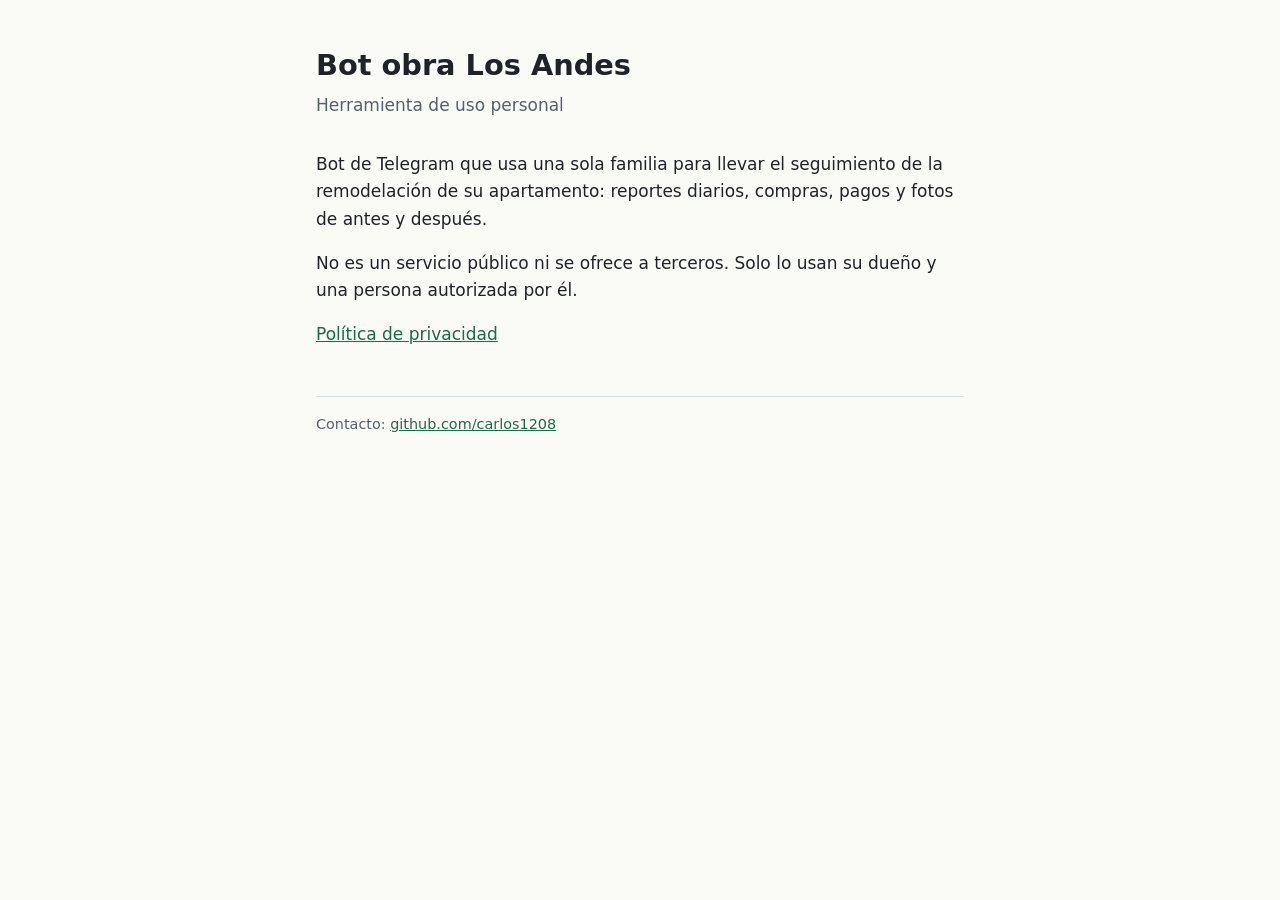
<file: index.html>
<!doctype html>
<html lang="es">
<head>
  <meta charset="utf-8">
  <meta name="viewport" content="width=device-width, initial-scale=1">
  <title>Bot obra Los Andes</title>
  <meta name="description" content="Herramienta de uso personal para el seguimiento de una remodelación.">
  <link rel="stylesheet" href="estilo.css">
</head>
<body>
  <main>
    <h1>Bot obra Los Andes</h1>
    <p class="sub">Herramienta de uso personal</p>
    <p>
      Bot de Telegram que usa una sola familia para llevar el seguimiento de la remodelación de su apartamento:
      reportes diarios, compras, pagos y fotos de antes y después.
    </p>
    <p>
      No es un servicio público ni se ofrece a terceros. Solo lo usan su dueño y una persona autorizada por él.
    </p>
    <p><a href="privacidad.html">Política de privacidad</a></p>
    <footer>Contacto: <a href="https://github.com/carlos1208">github.com/carlos1208</a></footer>
  </main>
</body>
</html>
</file>
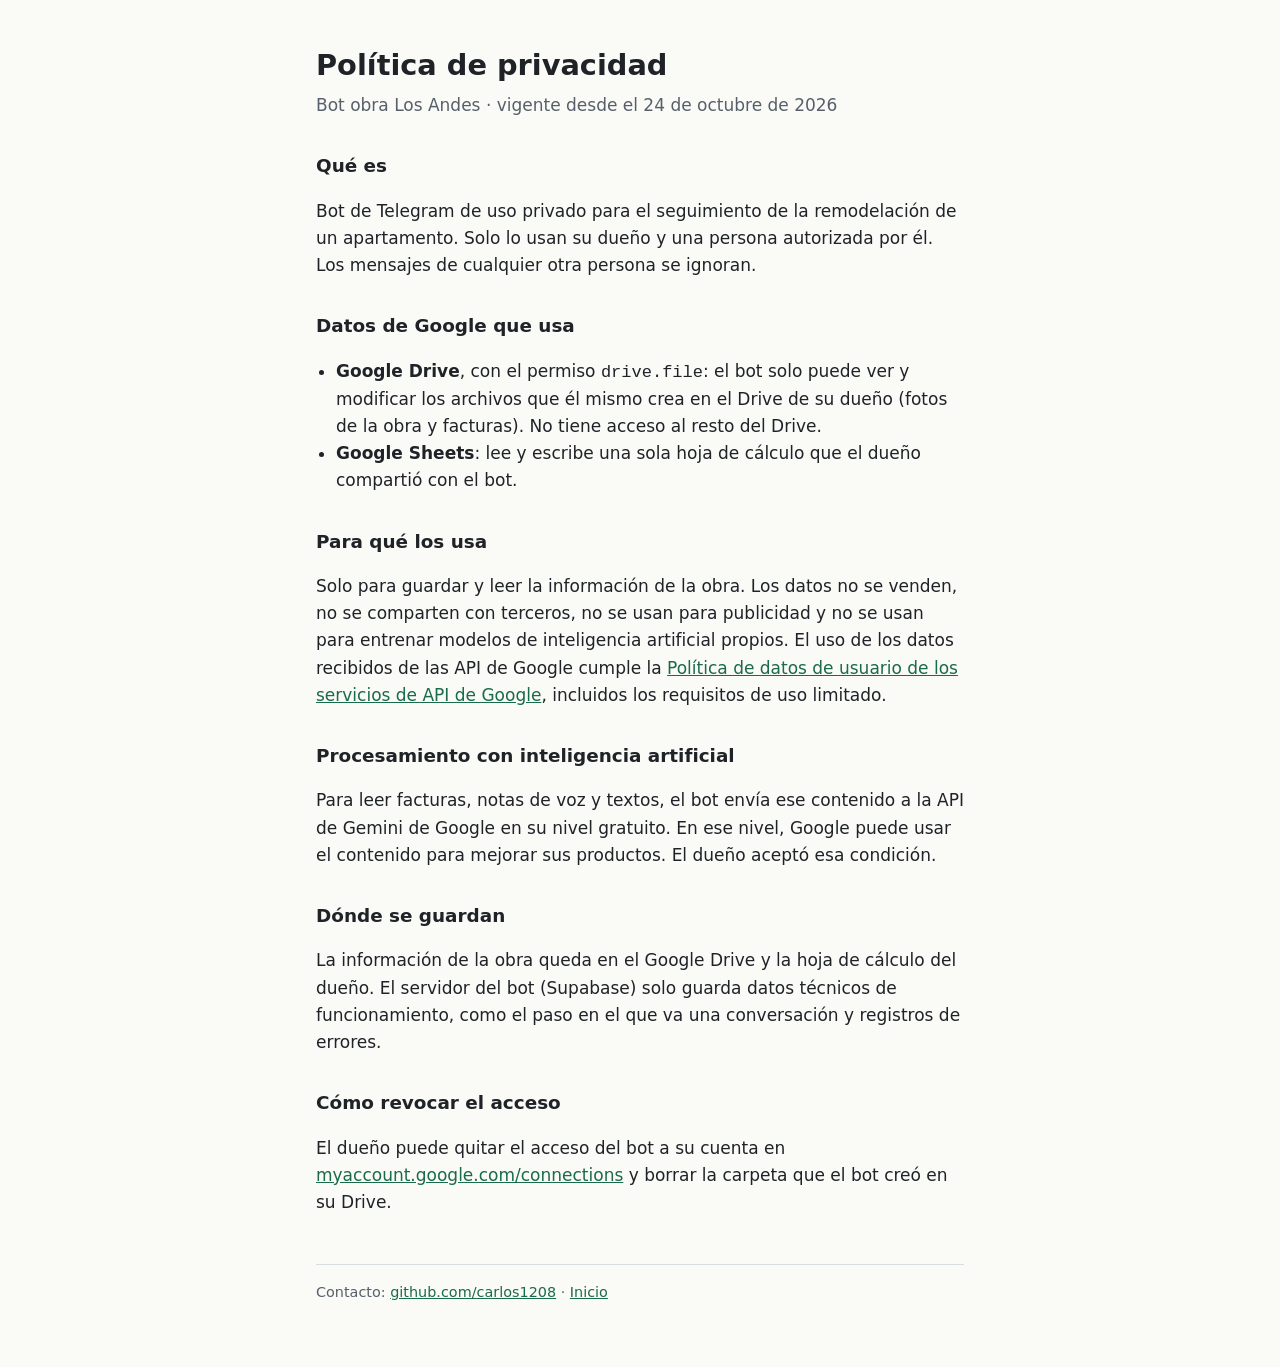
<file: privacidad.html>
<!doctype html>
<html lang="es">
<head>
  <meta charset="utf-8">
  <meta name="viewport" content="width=device-width, initial-scale=1">
  <title>Política de privacidad</title>
  <meta name="description" content="Política de privacidad del Bot obra Los Andes.">
  <link rel="stylesheet" href="estilo.css">
</head>
<body>
  <main>
    <h1>Política de privacidad</h1>
    <p class="sub">Bot obra Los Andes · vigente desde el 24 de octubre de 2026</p>

    <h2>Qué es</h2>
    <p>
      Bot de Telegram de uso privado para el seguimiento de la remodelación de un apartamento. Solo lo usan su dueño
      y una persona autorizada por él. Los mensajes de cualquier otra persona se ignoran.
    </p>

    <h2>Datos de Google que usa</h2>
    <ul>
      <li>
        <strong>Google Drive</strong>, con el permiso <code>drive.file</code>: el bot solo puede ver y modificar los
        archivos que él mismo crea en el Drive de su dueño (fotos de la obra y facturas). No tiene acceso al resto
        del Drive.
      </li>
      <li>
        <strong>Google Sheets</strong>: lee y escribe una sola hoja de cálculo que el dueño compartió con el bot.
      </li>
    </ul>

    <h2>Para qué los usa</h2>
    <p>
      Solo para guardar y leer la información de la obra. Los datos no se venden, no se comparten con terceros, no se
      usan para publicidad y no se usan para entrenar modelos de inteligencia artificial propios. El uso de los datos
      recibidos de las API de Google cumple la
      <a href="https://developers.google.com/terms/api-services-user-data-policy">Política de datos de usuario de los
        servicios de API de Google</a>, incluidos los requisitos de uso limitado.
    </p>

    <h2>Procesamiento con inteligencia artificial</h2>
    <p>
      Para leer facturas, notas de voz y textos, el bot envía ese contenido a la API de Gemini de Google en su nivel
      gratuito. En ese nivel, Google puede usar el contenido para mejorar sus productos. El dueño aceptó esa
      condición.
    </p>

    <h2>Dónde se guardan</h2>
    <p>
      La información de la obra queda en el Google Drive y la hoja de cálculo del dueño. El servidor del bot
      (Supabase) solo guarda datos técnicos de funcionamiento, como el paso en el que va una conversación y registros
      de errores.
    </p>

    <h2>Cómo revocar el acceso</h2>
    <p>
      El dueño puede quitar el acceso del bot a su cuenta en
      <a href="https://myaccount.google.com/connections">myaccount.google.com/connections</a> y borrar la carpeta que
      el bot creó en su Drive.
    </p>

    <footer>
      Contacto: <a href="https://github.com/carlos1208">github.com/carlos1208</a> · <a href="index.html">Inicio</a>
    </footer>
  </main>
</body>
</html>
</file>
<file: estilo.css>
:root {
  --fondo: #fafaf7;
  --texto: #1f2328;
  --suave: #57606a;
  --acento: #1a6b4a;
  --borde: #d8dee4;
}
@media (prefers-color-scheme: dark) {
  :root {
    --fondo: #14171a;
    --texto: #e6e8ea;
    --suave: #9aa4ad;
    --acento: #5fc294;
    --borde: #2d333b;
  }
}
* { box-sizing: border-box; }
body {
  margin: 0;
  background: var(--fondo);
  color: var(--texto);
  font: 17px/1.6 system-ui, -apple-system, "Segoe UI", Roboto, sans-serif;
}
main { max-width: 680px; margin: 0 auto; padding: 48px 16px 64px; }
h1 { font-size: 1.8rem; line-height: 1.25; margin: 0 0 8px; }
h2 { font-size: 1.15rem; margin: 32px 0 8px; }
p, li { color: var(--texto); }
.sub { color: var(--suave); margin: 0 0 32px; }
a { color: var(--acento); }
ul { padding-left: 20px; }
footer { margin-top: 48px; padding-top: 16px; border-top: 1px solid var(--borde); color: var(--suave); font-size: 0.9rem; }
</file>
